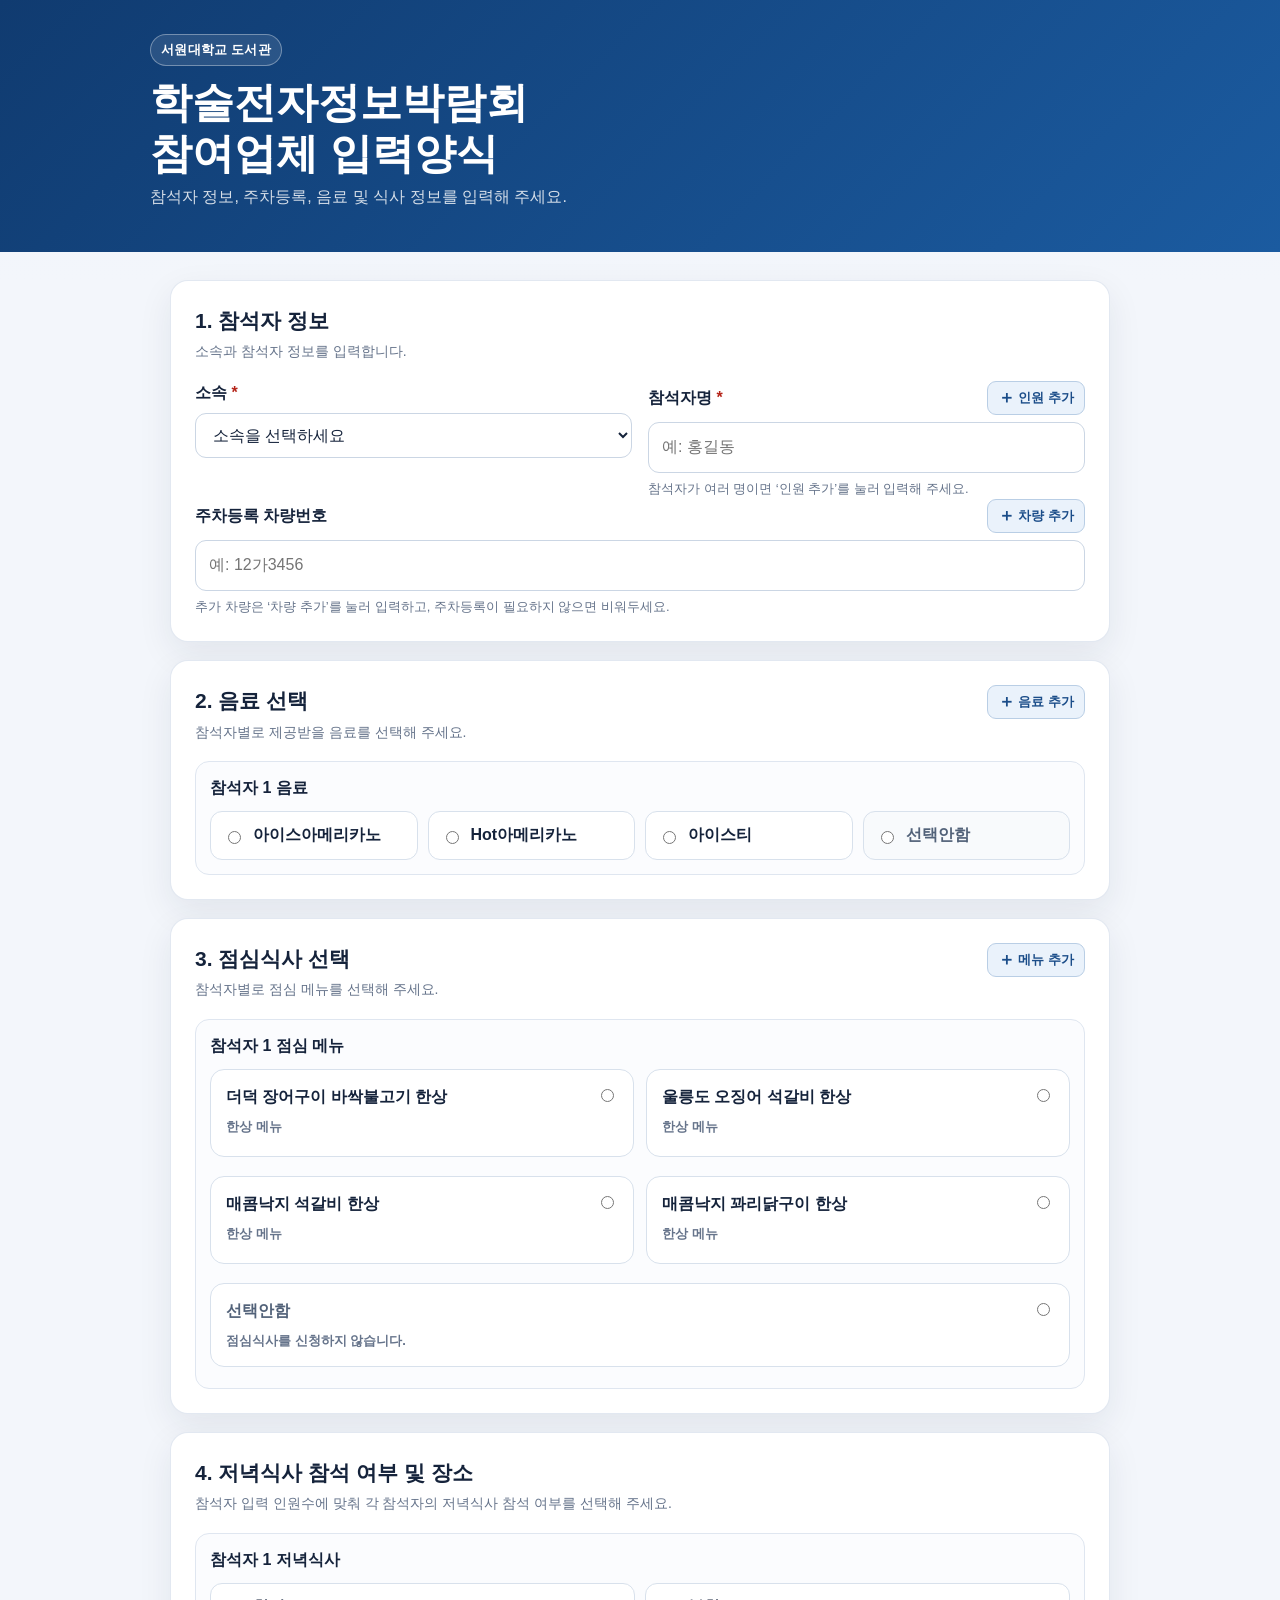
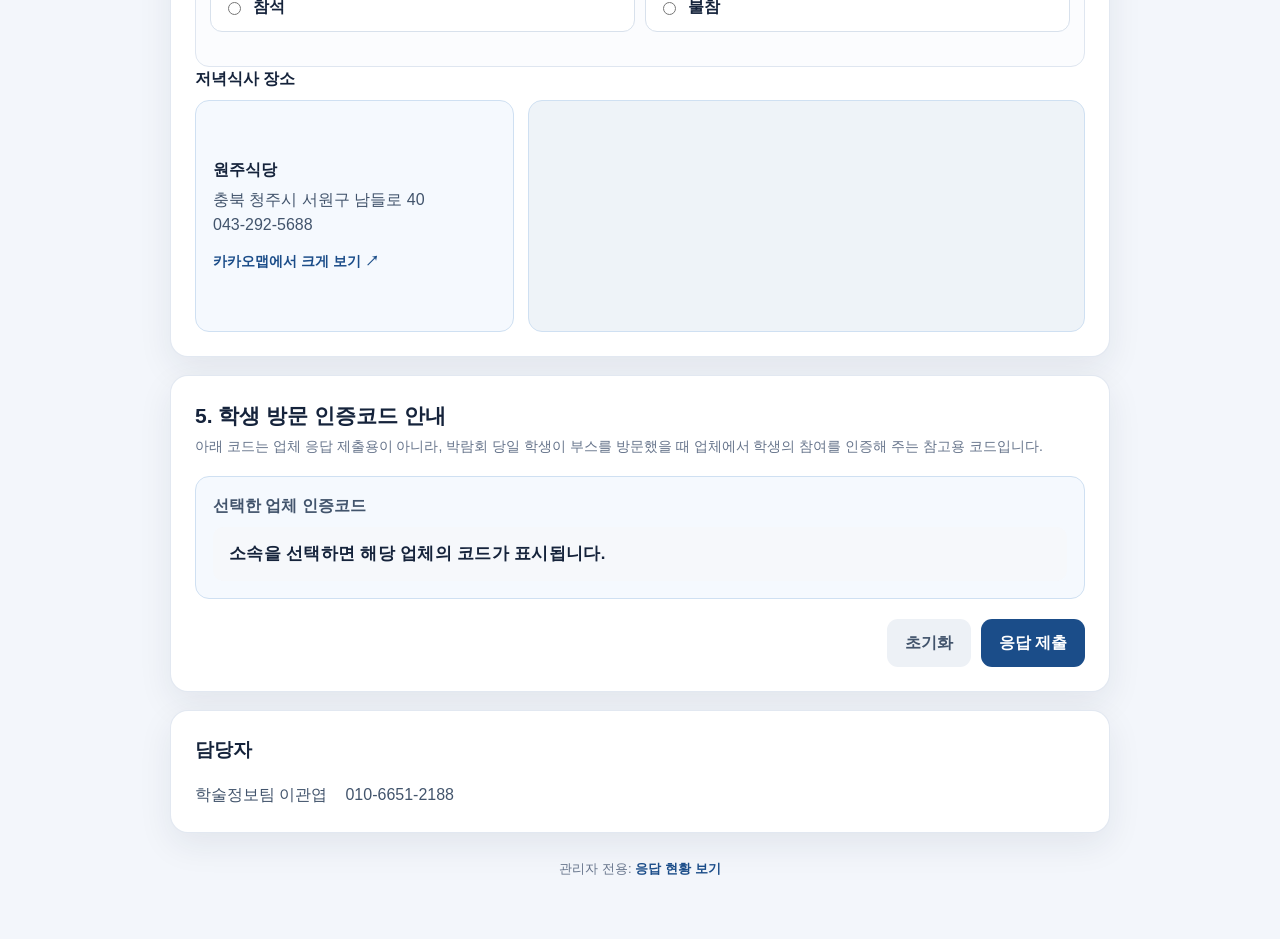
<file: index.html>
<!doctype html>
<html lang="ko">
<head>
  <meta charset="utf-8">
  <meta name="viewport" content="width=device-width, initial-scale=1">
  <meta name="theme-color" content="#103b70">
  <title>학술전자정보박람회 참여업체 입력양식</title>
  <link rel="stylesheet" href="styles.css">
</head>
<body>
  <header class="site-header">
    <div class="header-inner">
      <span class="eyebrow">서원대학교 도서관</span>
      <h1>학술전자정보박람회<br>참여업체 입력양식</h1>
      <p class="header-sub">참석자 정보, 주차등록, 음료 및 식사 정보를 입력해 주세요.</p>
    </div>
  </header>

  <main class="container">
    <div id="configWarning" class="notice">
      아직 Google Apps Script 웹앱 주소가 설정되지 않았습니다. 관리자에게 문의해 주세요.
    </div>

    <form id="vendorForm" autocomplete="off" target="submitFrame" method="post">
      <section class="card">
        <h2 class="section-title">1. 참석자 정보</h2>
        <p class="section-desc">소속과 참석자 정보를 입력합니다.</p>

        <div class="grid-2">
          <div class="field">
            <label for="company" class="required">소속</label>
            <select id="company" name="company" required>
              <option value="">소속을 선택하세요</option>
              <option>서원대학교</option>
              <option>메가콘텐츠</option>
              <option>아람미디어</option>
              <option>아이티컴퍼니</option>
              <option>엡스코코리아</option>
              <option>참정보</option>
              <option>학술교육원</option>
              <option>한국학술정보</option>
            </select>
          </div>
          <div class="field">
            <div class="field-label-row">
              <label for="attendee-input1" class="required">참석자명</label>
              <button id="addAttendeeBtn" class="add-button" type="button" aria-label="참석자 입력란 추가">
                <span aria-hidden="true">＋</span> 인원 추가
              </button>
            </div>
            <div id="attendeeList" class="dynamic-list" aria-live="polite">
              <div class="dynamic-item">
                <input id="attendee-input1" class="attendee-input" type="text" maxlength="40" placeholder="예: 홍길동" aria-label="참석자명 1" required>
              </div>
            </div>
            <input id="attendeeName" name="attendeeName" type="hidden">
            <div class="help">참석자가 여러 명이면 ‘인원 추가’를 눌러 입력해 주세요.</div>
          </div>
        </div>

        <div id="vehicleField" class="field">
          <div class="field-label-row">
            <label for="vehicle-input1">주차등록 차량번호</label>
            <button id="addVehicleBtn" class="add-button" type="button" aria-label="차량번호 입력란 추가">
              <span aria-hidden="true">＋</span> 차량 추가
            </button>
          </div>
          <div id="vehicleList" class="dynamic-list" aria-live="polite">
            <div class="dynamic-item">
              <input id="vehicle-input1" class="vehicle-input" type="text" maxlength="20" placeholder="예: 12가3456" aria-label="차량번호 1">
            </div>
          </div>
          <input id="vehicleNumber" name="vehicleNumber" type="hidden">
          <div class="help">추가 차량은 ‘차량 추가’를 눌러 입력하고, 주차등록이 필요하지 않으면 비워두세요.</div>
        </div>
      </section>

      <section class="card">
        <div class="section-heading-row">
          <div>
            <h2 class="section-title">2. 음료 선택</h2>
            <p class="section-desc">참석자별로 제공받을 음료를 선택해 주세요.</p>
          </div>
          <button id="addBeverageBtn" class="add-button" type="button" aria-label="음료 선택 항목 추가">
            <span aria-hidden="true">＋</span> 음료 추가
          </button>
        </div>
        <div id="beverageList" class="selection-list" aria-live="polite">
          <div class="selection-group">
            <div class="selection-group-heading"><strong>음료 1</strong></div>
            <div class="radio-grid beverage-options">
              <label class="radio-card"><input type="radio" name="beverage-choice-1" value="아이스아메리카노" required> 아이스아메리카노</label>
              <label class="radio-card"><input type="radio" name="beverage-choice-1" value="Hot아메리카노"> Hot아메리카노</label>
              <label class="radio-card"><input type="radio" name="beverage-choice-1" value="아이스티"> 아이스티</label>
              <label class="radio-card no-choice"><input type="radio" name="beverage-choice-1" value="선택안함"> 선택안함</label>
            </div>
          </div>
        </div>
        <input id="beverage" name="beverage" type="hidden">
      </section>

      <section class="card">
        <div class="section-heading-row">
          <div>
            <h2 class="section-title">3. 점심식사 선택</h2>
            <p class="section-desc">참석자별로 점심 메뉴를 선택해 주세요.</p>
          </div>
          <button id="addLunchBtn" class="add-button" type="button" aria-label="점심 메뉴 선택 항목 추가">
            <span aria-hidden="true">＋</span> 메뉴 추가
          </button>
        </div>
        <div id="lunchList" class="selection-list" aria-live="polite">
          <div class="selection-group">
            <div class="selection-group-heading"><strong>점심 메뉴 1</strong></div>
            <div class="menu-grid">
              <label class="menu-card">
                <input type="radio" name="lunch-choice-1" value="더덕 장어구이 바싹불고기 한상" required>
                <span class="menu-title">더덕 장어구이 바싹불고기 한상</span>
                <span class="menu-note">한상 메뉴</span>
              </label>
              <label class="menu-card">
                <input type="radio" name="lunch-choice-1" value="울릉도 오징어 석갈비 한상">
                <span class="menu-title">울릉도 오징어 석갈비 한상</span>
                <span class="menu-note">한상 메뉴</span>
              </label>
              <label class="menu-card">
                <input type="radio" name="lunch-choice-1" value="매콤낙지 석갈비 한상">
                <span class="menu-title">매콤낙지 석갈비 한상</span>
                <span class="menu-note">한상 메뉴</span>
              </label>
              <label class="menu-card">
                <input type="radio" name="lunch-choice-1" value="매콤낙지 꽈리닭구이 한상">
                <span class="menu-title">매콤낙지 꽈리닭구이 한상</span>
                <span class="menu-note">한상 메뉴</span>
              </label>
              <label class="menu-card no-choice">
                <input type="radio" name="lunch-choice-1" value="선택안함">
                <span class="menu-title">선택안함</span>
                <span class="menu-note">점심식사를 신청하지 않습니다.</span>
              </label>
            </div>
          </div>
        </div>
        <input id="lunch" name="lunch" type="hidden">
      </section>

      <section class="card">
        <h2 class="section-title">4. 저녁식사 참석 여부 및 장소</h2>
        <p class="section-desc">참석자 입력 인원수에 맞춰 각 참석자의 저녁식사 참석 여부를 선택해 주세요.</p>
        <div id="dinnerList" class="selection-list" aria-live="polite">
          <div class="selection-group">
            <div class="selection-group-heading"><strong>저녁식사 1</strong></div>
            <div class="radio-grid dinner-options">
              <label class="radio-card"><input type="radio" name="dinner-choice-1" value="참석" required> 참석</label>
              <label class="radio-card"><input type="radio" name="dinner-choice-1" value="불참"> 불참</label>
            </div>
          </div>
        </div>
        <input id="dinnerAttendance" name="dinnerAttendance" type="hidden">
        <div class="location-label">저녁식사 장소</div>
        <div class="location-grid">
          <div class="info-card location-info">
            <strong>원주식당</strong>
            <div class="info-row">충북 청주시 서원구 남들로 40</div>
            <div class="info-row">043-292-5688</div>
            <a class="map-link" href="https://map.kakao.com/link/search/%EC%9B%90%EC%A3%BC%EC%8B%9D%EB%8B%B9%20%EC%B6%A9%EB%B6%81%20%EC%B2%AD%EC%A3%BC%EC%8B%9C%20%EC%84%9C%EC%9B%90%EA%B5%AC%20%EB%82%A8%EB%93%A4%EB%A1%9C%2040" target="_blank" rel="noopener noreferrer">카카오맵에서 크게 보기 <span aria-hidden="true">↗</span></a>
          </div>
          <div class="map-embed">
            <iframe
              title="원주식당 위치 지도"
              src="https://www.google.com/maps?q=%EC%B6%A9%EB%B6%81%20%EC%B2%AD%EC%A3%BC%EC%8B%9C%20%EC%84%9C%EC%9B%90%EA%B5%AC%20%EB%82%A8%EB%93%A4%EB%A1%9C%2040&amp;output=embed"
              loading="lazy"
              referrerpolicy="no-referrer-when-downgrade"
              allowfullscreen>
            </iframe>
          </div>
        </div>
      </section>

      <section class="card">
        <h2 class="section-title">5. 학생 방문 인증코드 안내</h2>
        <p class="section-desc">아래 코드는 업체 응답 제출용이 아니라, 박람회 당일 학생이 부스를 방문했을 때 업체에서 학생의 참여를 인증해 주는 참고용 코드입니다.</p>
        <div class="info-card code-guide">
          <div class="info-row"><strong>선택한 업체 인증코드</strong></div>
          <div id="selectedCompanyCode" class="company-code">소속을 선택하면 해당 업체의 코드가 표시됩니다.</div>
        </div>

        <input type="hidden" name="action" value="submit">
        <input type="hidden" id="submissionId" name="submissionId" value="">
        <div class="actions">
          <button type="reset" class="btn btn-ghost">초기화</button>
          <button id="submitBtn" type="submit" class="btn btn-primary">응답 제출</button>
        </div>
        <div id="formStatus" class="status" role="status" aria-live="polite"></div>
      </section>
    </form>

    <iframe name="submitFrame" id="submitFrame" title="제출 처리" style="display:none"></iframe>

    <section class="card">
      <h3>담당자</h3>
      <div class="contact">
        <span>학술정보팀 이관엽</span>
        <span>010-6651-2188</span>
      </div>
    </section>

    <div class="footer">
      <span>관리자 전용: </span><a href="admin.html">응답 현황 보기</a>
    </div>
  </main>

  <script src="config.js"></script>
  <script src="app.js"></script>
</body>
</html>
</file>
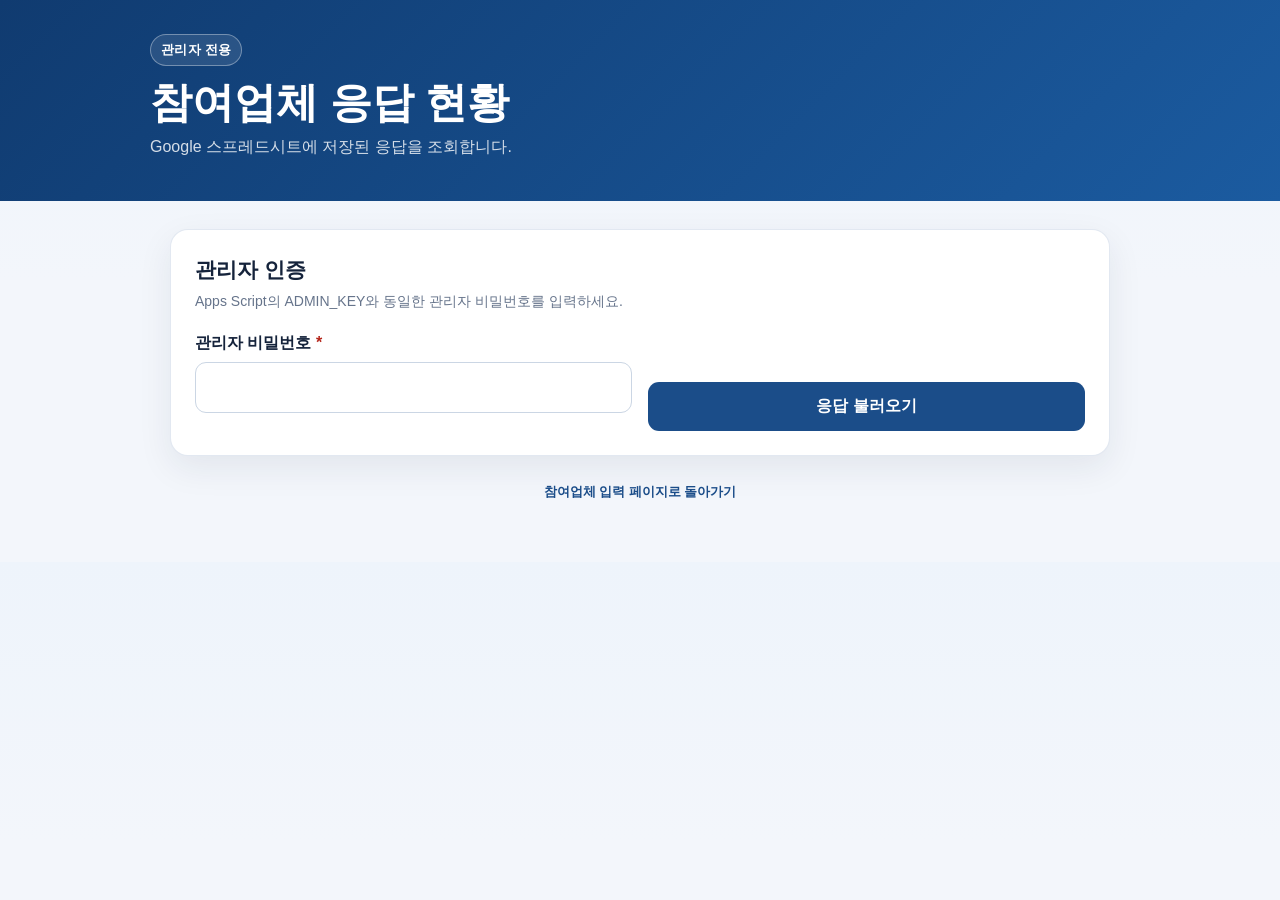
<file: admin.html>
<!doctype html>
<html lang="ko">
<head>
  <meta charset="utf-8">
  <meta name="viewport" content="width=device-width, initial-scale=1">
  <meta name="theme-color" content="#103b70">
  <title>학술전자정보박람회 관리자</title>
  <link rel="stylesheet" href="styles.css">
</head>
<body>
  <header class="site-header">
    <div class="header-inner">
      <span class="eyebrow">관리자 전용</span>
      <h1>참여업체 응답 현황</h1>
      <p class="header-sub">Google 스프레드시트에 저장된 응답을 조회합니다.</p>
    </div>
  </header>

  <main class="container">
    <div id="configWarning" class="notice">
      아직 Google Apps Script 웹앱 주소가 설정되지 않았습니다. config.js를 먼저 수정해 주세요.
    </div>

    <section class="card" id="loginCard">
      <h2 class="section-title">관리자 인증</h2>
      <p class="section-desc">Apps Script의 ADMIN_KEY와 동일한 관리자 비밀번호를 입력하세요.</p>
      <form id="adminLogin" class="grid-2">
        <div class="field">
          <label for="adminKey" class="required">관리자 비밀번호</label>
          <input id="adminKey" type="password" autocomplete="current-password" required>
        </div>
        <div class="field" style="display:flex;align-items:flex-end">
          <button class="btn btn-primary" type="submit" style="width:100%">응답 불러오기</button>
        </div>
      </form>
      <div id="adminStatus" class="status" role="status" aria-live="polite"></div>
    </section>

    <section id="dashboard" style="display:none">
      <div class="stats">
        <div class="stat"><div class="stat-label">총 응답</div><div id="statTotal" class="stat-value">0</div></div>
        <div class="stat"><div class="stat-label">총 참석인원</div><div id="statAttendee" class="stat-value">0</div></div>
        <div class="stat"><div class="stat-label">등록 차량</div><div id="statVehicle" class="stat-value">0</div></div>
        <div class="stat"><div class="stat-label">저녁식사 참석</div><div id="statDinner" class="stat-value">0</div></div>
        <div class="stat"><div class="stat-label">아이스아메리카노</div><div id="statIceAmericano" class="stat-value">0</div></div>
        <div class="stat"><div class="stat-label">점심 메뉴 종류</div><div id="statLunchKinds" class="stat-value">0</div></div>
      </div>

      <section class="card summary-tabs-card">
        <div class="admin-tabs" role="tablist" aria-label="신청 현황 요약">
          <button id="tabBtnVehicles" class="tab-button active" type="button" role="tab" aria-selected="true" aria-controls="tabVehicles" data-tab="vehicles">차량번호</button>
          <button id="tabBtnBeverages" class="tab-button" type="button" role="tab" aria-selected="false" aria-controls="tabBeverages" data-tab="beverages">음료</button>
          <button id="tabBtnLunches" class="tab-button" type="button" role="tab" aria-selected="false" aria-controls="tabLunches" data-tab="lunches">점심</button>
          <button id="tabBtnDinner" class="tab-button" type="button" role="tab" aria-selected="false" aria-controls="tabDinner" data-tab="dinner">저녁식사</button>
        </div>

        <div id="tabVehicles" class="summary-panel" role="tabpanel" aria-labelledby="tabBtnVehicles" data-panel="vehicles">
          <div class="summary-heading">
            <h2 class="section-title">차량번호 목록</h2>
            <span id="vehicleSummaryCount" class="summary-total">총 0대</span>
          </div>
          <div class="table-wrap compact-table-wrap">
            <table class="compact-table">
              <thead><tr><th>소속</th><th>차량번호</th></tr></thead>
              <tbody id="vehicleSummaryBody"></tbody>
            </table>
            <div id="vehicleSummaryEmpty" class="empty" style="display:none">등록된 차량이 없습니다.</div>
          </div>
        </div>

        <div id="tabBeverages" class="summary-panel" role="tabpanel" aria-labelledby="tabBtnBeverages" data-panel="beverages" hidden>
          <div class="summary-heading"><h2 class="section-title">음료별 신청 수량</h2></div>
          <div id="beverageSummary" class="count-grid"></div>
        </div>

        <div id="tabLunches" class="summary-panel" role="tabpanel" aria-labelledby="tabBtnLunches" data-panel="lunches" hidden>
          <div class="summary-heading"><h2 class="section-title">점심 메뉴별 신청 수량</h2></div>
          <div id="lunchSummary" class="count-grid lunch-count-grid"></div>
        </div>

        <div id="tabDinner" class="summary-panel" role="tabpanel" aria-labelledby="tabBtnDinner" data-panel="dinner" hidden>
          <div class="summary-heading"><h2 class="section-title">업체별 저녁식사 참석인원</h2></div>
          <div id="dinnerTotals" class="count-grid dinner-total-grid"></div>
          <div class="table-wrap compact-table-wrap">
            <table class="compact-table dinner-summary-table">
              <thead><tr><th>소속</th><th>참석</th><th>불참</th><th>미응답</th></tr></thead>
              <tbody id="dinnerSummaryBody"></tbody>
            </table>
            <div id="dinnerSummaryEmpty" class="empty" style="display:none">응답 데이터가 없습니다.</div>
          </div>
        </div>
      </section>

      <section class="card">
        <div class="admin-toolbar">
          <div class="field wide" style="margin:0">
            <label for="searchText">검색</label>
            <input id="searchText" type="text" placeholder="소속, 참석자명, 차량번호 검색">
          </div>
          <div class="field" style="margin:0">
            <label for="companyFilter">소속 필터</label>
            <select id="companyFilter"><option value="">전체</option></select>
          </div>
          <button id="refreshBtn" class="btn btn-secondary" type="button">새로고침</button>
          <button id="csvBtn" class="btn btn-ghost" type="button">CSV 다운로드</button>
        </div>
      </section>

      <section class="card">
        <div class="table-wrap">
          <table>
            <thead>
              <tr>
                <th>제출시각</th>
                <th>소속</th>
                <th>참석자명</th>
                <th>차량번호</th>
                <th>음료</th>
                <th>점심식사</th>
                <th>저녁식사</th>
              </tr>
            </thead>
            <tbody id="responseBody"></tbody>
          </table>
          <div id="emptyState" class="empty" style="display:none">조건에 맞는 응답이 없습니다.</div>
        </div>
      </section>
    </section>

    <div class="footer"><a href="index.html">참여업체 입력 페이지로 돌아가기</a></div>
  </main>

  <script src="config.js"></script>
  <script src="admin.js"></script>
</body>
</html>
</file>
<file: styles.css>
:root {
  --bg: #f3f6fb;
  --card: #ffffff;
  --ink: #15233b;
  --muted: #66748b;
  --line: #dfe6f0;
  --brand: #1b4d89;
  --brand-strong: #103b70;
  --brand-soft: #eaf2fb;
  --success: #157347;
  --danger: #b42318;
  --warning-bg: #fff8e6;
  --warning-line: #f0cf77;
  --shadow: 0 12px 34px rgba(21, 35, 59, .08);
  --radius: 18px;
}

* { box-sizing: border-box; }
html { scroll-behavior: smooth; }
body {
  margin: 0;
  font-family: -apple-system, BlinkMacSystemFont, "Segoe UI", "Noto Sans KR", Arial, sans-serif;
  background: linear-gradient(180deg, #eef4fb 0, var(--bg) 280px, var(--bg) 100%);
  color: var(--ink);
  line-height: 1.55;
}

button, input, select { font: inherit; }
button { cursor: pointer; }

.site-header {
  background: linear-gradient(135deg, #103b70, #1b5ba0);
  color: white;
  padding: 34px 20px 42px;
}
.header-inner, .container { max-width: 980px; margin: 0 auto; }
.eyebrow {
  display: inline-flex;
  padding: 5px 10px;
  border: 1px solid rgba(255,255,255,.35);
  border-radius: 999px;
  font-size: 13px;
  font-weight: 700;
  letter-spacing: .02em;
  background: rgba(255,255,255,.10);
}
h1 { margin: 12px 0 6px; font-size: clamp(28px, 4vw, 42px); line-height: 1.2; }
.header-sub { margin: 0; color: rgba(255,255,255,.82); }

.container { padding: 28px 20px 60px; }
.card {
  background: var(--card);
  border: 1px solid rgba(223,230,240,.9);
  border-radius: var(--radius);
  box-shadow: var(--shadow);
  padding: 24px;
  margin-bottom: 18px;
}
.card h2, .card h3 { margin-top: 0; }
.section-title { margin-bottom: 4px; font-size: 21px; }
.section-desc { margin: 0 0 18px; color: var(--muted); font-size: 14px; }

.grid-2 { display: grid; grid-template-columns: 1fr 1fr; gap: 16px; }
.field { margin-bottom: 18px; }
.field:last-child { margin-bottom: 0; }
label { display: block; font-weight: 700; margin-bottom: 7px; }
.required::after { content: " *"; color: var(--danger); }
.help { margin-top: 6px; color: var(--muted); font-size: 13px; }
.field-label-row {
  display: flex;
  align-items: center;
  justify-content: space-between;
  gap: 10px;
  margin-bottom: 7px;
}
.field-label-row label { margin-bottom: 0; }
.section-heading-row {
  display: flex;
  align-items: flex-start;
  justify-content: space-between;
  gap: 14px;
  margin-bottom: 18px;
}
.section-heading-row .section-desc { margin-bottom: 0; }
.dynamic-list { display: grid; gap: 8px; }
.dynamic-item { display: flex; align-items: center; gap: 8px; }
.dynamic-item input { min-width: 0; }
.add-button, .remove-button {
  border: 1px solid #b9cee5;
  border-radius: 9px;
  background: var(--brand-soft);
  color: var(--brand);
  padding: 6px 10px;
  font-size: 13px;
  font-weight: 800;
  white-space: nowrap;
}
.add-button:hover { background: #dceafb; }
.add-button span { font-size: 17px; line-height: 0; vertical-align: -1px; }
.remove-button {
  border-color: #e5c4bf;
  background: #fff3f1;
  color: var(--danger);
  padding: 10px 11px;
}
.remove-button:hover { background: #ffe8e4; }
.selection-list { display: grid; gap: 14px; }
.selection-group {
  border: 1px solid var(--line);
  border-radius: 14px;
  padding: 14px;
  background: #fbfcfe;
}
.selection-group-heading {
  display: flex;
  align-items: center;
  justify-content: space-between;
  margin-bottom: 10px;
}
.selection-remove {
  border: 1px solid #e5c4bf;
  border-radius: 8px;
  background: #fff3f1;
  color: var(--danger);
  padding: 5px 9px;
  font-size: 12px;
  font-weight: 800;
}
.selection-remove:hover { background: #ffe8e4; }

input[type="text"], input[type="password"], select {
  width: 100%;
  border: 1px solid #cbd6e4;
  border-radius: 11px;
  background: white;
  color: var(--ink);
  padding: 12px 13px;
  outline: none;
  transition: .15s border, .15s box-shadow;
}
input:focus, select:focus {
  border-color: #6a9bd1;
  box-shadow: 0 0 0 4px rgba(27,77,137,.10);
}
.radio-grid { display: grid; grid-template-columns: repeat(3, minmax(0,1fr)); gap: 10px; }
.radio-card {
  display: flex;
  align-items: center;
  gap: 9px;
  border: 1px solid #d8e1ec;
  border-radius: 12px;
  padding: 11px 12px;
  font-weight: 600;
  cursor: pointer;
  background: #fff;
  margin-bottom: 0;
}
.radio-card:has(input:checked) { border-color: var(--brand); background: var(--brand-soft); }
.radio-card input { accent-color: var(--brand); }
.beverage-options { grid-template-columns: repeat(4, minmax(0, 1fr)); }
.no-choice { background: #f8fafc; color: #526279; }

.menu-grid { display: grid; grid-template-columns: 1fr 1fr; gap: 12px; }
.menu-card {
  position: relative;
  border: 1px solid #d8e1ec;
  border-radius: 14px;
  padding: 15px;
  cursor: pointer;
  min-height: 88px;
  background: #fff;
}
.menu-card:has(input:checked) { border-color: var(--brand); background: var(--brand-soft); }
.menu-card.no-choice { grid-column: 1 / -1; min-height: 76px; }
.menu-card input { position: absolute; top: 16px; right: 16px; accent-color: var(--brand); }
.menu-title { display: block; padding-right: 24px; font-weight: 800; }
.menu-note { display: block; margin-top: 7px; color: var(--muted); font-size: 13px; }

.info-card {
  border: 1px solid #cfe0f2;
  background: #f5f9fe;
  border-radius: 14px;
  padding: 17px;
}
.info-card strong { display: block; margin-bottom: 5px; }
.info-row { color: #42546c; }
.contact { display: flex; flex-wrap: wrap; gap: 8px 18px; color: #42546c; }
.dinner-options { grid-template-columns: repeat(2, minmax(0, 1fr)); margin-bottom: 20px; }
.location-label { margin-bottom: 8px; font-weight: 800; }
.location-grid { display: grid; grid-template-columns: minmax(240px, .8fr) minmax(0, 1.4fr); gap: 14px; }
.location-info { display: flex; flex-direction: column; justify-content: center; }
.map-link {
  display: inline-flex;
  align-self: flex-start;
  align-items: center;
  gap: 4px;
  margin-top: 14px;
  color: var(--brand);
  font-size: 14px;
  font-weight: 800;
  text-decoration: none;
}
.map-link:hover { text-decoration: underline; }
.map-embed {
  min-height: 230px;
  overflow: hidden;
  border: 1px solid #cfe0f2;
  border-radius: 14px;
  background: #eef3f8;
}
.map-embed iframe { display: block; width: 100%; height: 100%; min-height: 230px; border: 0; }

.notice {
  border: 1px solid var(--warning-line);
  background: var(--warning-bg);
  padding: 13px 15px;
  border-radius: 12px;
  color: #654f12;
  margin-bottom: 16px;
  display: none;
}
.notice.show { display: block; }

.actions { display: flex; gap: 10px; align-items: center; justify-content: flex-end; margin-top: 20px; }
.btn {
  border: 0;
  border-radius: 11px;
  padding: 12px 18px;
  font-weight: 800;
  transition: .15s transform, .15s opacity, .15s background;
}
.btn:hover { transform: translateY(-1px); }
.btn:disabled { opacity: .55; cursor: not-allowed; transform: none; }
.btn-primary { color: white; background: var(--brand); }
.btn-primary:hover { background: var(--brand-strong); }
.btn-secondary { color: var(--brand); background: var(--brand-soft); }
.btn-ghost { color: #42546c; background: #edf1f6; }

.status { margin-top: 16px; border-radius: 12px; padding: 13px 15px; display: none; }
.status.show { display: block; }
.status.success { background: #eaf7f0; color: var(--success); border: 1px solid #b9e1ca; }
.status.error { background: #fff0ee; color: var(--danger); border: 1px solid #f2c4bd; }
.status.loading { background: #eef4fb; color: var(--brand); border: 1px solid #cfe0f2; }

.footer { text-align: center; color: var(--muted); font-size: 13px; padding-top: 8px; }
.footer a { color: var(--brand); text-decoration: none; font-weight: 700; }

/* Admin */
.admin-toolbar { display: grid; grid-template-columns: 1.2fr .8fr auto auto; gap: 10px; align-items: end; }
.stats { display: grid; grid-template-columns: repeat(auto-fit, minmax(145px, 1fr)); gap: 12px; margin-bottom: 18px; }
.stat { background: white; border: 1px solid var(--line); border-radius: 14px; padding: 16px; }
.stat-label { color: var(--muted); font-size: 13px; font-weight: 700; }
.stat-value { margin-top: 4px; font-size: 28px; font-weight: 900; }
.table-wrap { overflow-x: auto; border: 1px solid var(--line); border-radius: 14px; }
table { border-collapse: collapse; width: 100%; min-width: 1000px; background: white; }
th, td { padding: 12px 13px; text-align: left; border-bottom: 1px solid #edf1f5; font-size: 14px; white-space: nowrap; }
th { position: sticky; top: 0; background: #f7f9fc; color: #3b4d65; font-size: 13px; }
tbody tr:hover { background: #f8fbff; }
.multi-value { line-height: 1.8; }
.empty { padding: 34px 10px; text-align: center; color: var(--muted); }
.badge { display: inline-block; padding: 4px 8px; border-radius: 999px; background: var(--brand-soft); color: var(--brand); font-size: 12px; font-weight: 800; }
.summary-tabs-card { padding-top: 0; }
.admin-tabs {
  display: flex;
  gap: 6px;
  overflow-x: auto;
  margin: 0 -24px 22px;
  padding: 14px 24px 12px;
  border-bottom: 1px solid var(--line);
  scrollbar-width: thin;
}
.tab-button {
  flex: 1;
  min-width: 120px;
  border: 1px solid #cbd8e7;
  border-radius: 10px;
  padding: 10px 14px;
  background: #f7f9fc;
  color: #4a5d76;
  font-weight: 800;
  white-space: nowrap;
}
.tab-button:hover { background: var(--brand-soft); color: var(--brand); }
.tab-button.active { border-color: var(--brand); background: var(--brand); color: white; }
.summary-panel[hidden] { display: none; }
.summary-heading { display: flex; align-items: center; justify-content: space-between; gap: 12px; margin-bottom: 14px; }
.summary-heading .section-title { margin: 0; }
.summary-total { color: var(--brand); font-size: 14px; font-weight: 800; }
.compact-table-wrap { max-height: 360px; overflow: auto; }
.compact-table { min-width: 420px; }
.compact-table th, .compact-table td { padding: 10px 12px; }
.vehicle-number { font-size: 16px; font-weight: 900; letter-spacing: .04em; }
.count-grid { display: grid; grid-template-columns: repeat(auto-fit, minmax(160px, 1fr)); gap: 10px; }
.count-card { border: 1px solid #d7e2ef; border-radius: 13px; padding: 15px; background: #f8fbff; }
.count-card.muted { background: #f7f7f8; }
.count-label { min-height: 42px; color: #3d5169; font-size: 14px; font-weight: 800; }
.count-label small { display: block; margin-top: 2px; color: var(--muted); font-size: 11px; font-weight: 700; }
.count-value { margin-top: 7px; color: var(--brand-strong); font-size: 28px; font-weight: 900; }
.count-value span { margin-left: 3px; font-size: 13px; color: var(--muted); }
.dinner-total-grid { grid-template-columns: repeat(3, minmax(0, 1fr)); margin-bottom: 14px; }
.count-card.total-card { border-color: #aac7e7; background: var(--brand-soft); }
.dinner-summary-table { min-width: 520px; }

@media (max-width: 760px) {
  .site-header { padding-top: 26px; }
  .container { padding: 18px 12px 40px; }
  .card { padding: 18px; border-radius: 15px; }
  .summary-tabs-card { padding-top: 0; }
  .admin-tabs { margin: 0 -18px 18px; padding: 12px 18px 10px; }
  .tab-button { min-width: 105px; }
  .dinner-total-grid { grid-template-columns: 1fr; }
  .grid-2, .menu-grid { grid-template-columns: 1fr; }
  .location-grid { grid-template-columns: 1fr; }
  .radio-grid { grid-template-columns: 1fr; }
  .beverage-options { grid-template-columns: 1fr 1fr; }
  .dinner-options { grid-template-columns: 1fr 1fr; }
  .section-heading-row { align-items: center; }
  .admin-toolbar { grid-template-columns: 1fr 1fr; }
  .admin-toolbar .wide { grid-column: 1 / -1; }
  .stats { grid-template-columns: 1fr 1fr; }
  .actions { flex-direction: column-reverse; align-items: stretch; }
  .btn { width: 100%; }
}


.code-guide { margin-top: 12px; }
.company-code {
  margin-top: 8px;
  padding: 14px 16px;
  border-radius: 10px;
  background: #f6f8fb;
  font-size: 1.05rem;
  font-weight: 700;
  letter-spacing: .02em;
}
</file>
